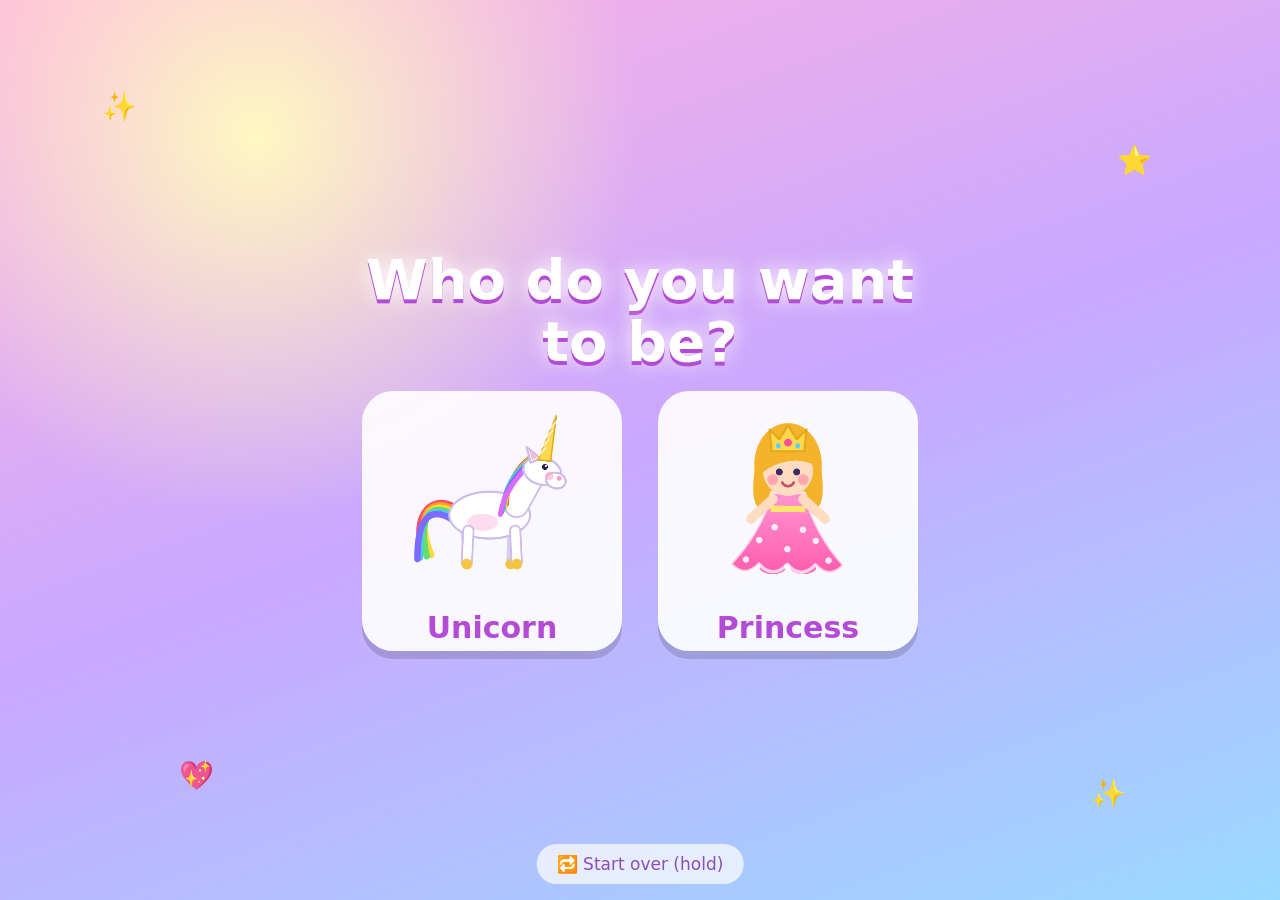
<file: index.html>
<!doctype html>
<html lang="en">
<head>
<meta charset="utf-8">
<meta name="viewport" content="width=device-width,initial-scale=1,maximum-scale=1,user-scalable=no,viewport-fit=cover">
<meta name="apple-mobile-web-app-capable" content="yes">
<meta name="mobile-web-app-capable" content="yes">
<meta name="apple-mobile-web-app-title" content="Magic Land">
<meta name="apple-mobile-web-app-status-bar-style" content="black-translucent">
<meta name="theme-color" content="#8fe388">
<link rel="manifest" href="manifest.json">
<link rel="apple-touch-icon" href="icon-180.png">
<title>Magic Land</title>
<link rel="stylesheet" href="css/style.css">
</head>
<body>
<canvas id="c"></canvas>

<div id="hud" hidden>
  <div id="score"><span id="stars">⭐ 0</span><span id="pals">🐾 0</span></div>
  <div id="tools">
    <button class="rb" id="dressBtn" aria-label="Dress up">👗</button>
    <button class="rb" id="menuBtn" aria-label="Toy box">🎒</button>
    <button class="rb sndbtn" id="snd" aria-label="Sound on or off">🔊</button>
    <button class="rb" id="swap" aria-label="Change character">🔄</button>
  </div>
  <div id="quest"><span id="qi">🌸</span><span id="qd"></span></div>
  <button id="learnBtn" aria-label="Learn and play"><span>🎮</span></button>
  <button id="magic" aria-label="Magic"><span id="magicIcon">🌈</span></button>
</div>
<div id="paintPill" hidden>🎨 ✖</div>
<div id="gbar" hidden><button id="gstop" aria-label="Stop">✖</button><span id="ginfo"></span></div>
<div id="bignum"></div>
<div id="build" hidden></div>
<div id="menu" class="sheet" hidden><div class="mcard"><button id="menuX">✖</button><div class="grid">
  <button data-m="paint" id="mPaint">🎨</button><button data-m="build">🏡</button><button data-m="shower">🌠</button>
  <button data-m="seek">🙈</button><button data-m="race">🏁</button><button data-m="learn">📚</button>
  <button data-m="pets">🐾</button><button data-m="night" id="mNight">🌙</button><button data-m="clean">🧽</button>
</div></div></div>
<div id="modal" class="sheet" hidden><div class="mcard"><div id="mbox"></div></div></div>
<div id="toast"></div>
<div id="dress" hidden><div id="dtabs"></div><div id="ditems"></div></div>

<div id="pick">
  <span class="twinkle" style="left:8%;top:10%">✨</span><span class="twinkle" style="right:10%;top:16%;animation-delay:-1s">⭐</span>
  <span class="twinkle" style="left:14%;bottom:12%;animation-delay:-.5s">💖</span><span class="twinkle" style="right:12%;bottom:10%;animation-delay:-1.7s">✨</span>
  <h1>Who do you want<br>to be?</h1>
  <div id="cards">
    <button class="card" data-c="unicorn"><canvas class="big" id="pu" width="440" height="440"></canvas><span class="nm">Unicorn</span></button>
    <button class="card" data-c="princess"><canvas class="big" id="pp" width="440" height="440"></canvas><span class="nm">Princess</span></button>
  </div>
  <button id="reset"><i></i><span>🔁 Start over (hold)</span></button>
</div>

<canvas id="gcv" hidden></canvas>
<div id="gtop" hidden>
  <button id="gexit" aria-label="Back">✖</button>
  <div id="gmid"><span id="gtitle"></span><span id="gdots"></span></div>
  <canvas id="ghost" aria-hidden="true"></canvas>
  <div id="gright"><button id="gsay" aria-label="Say it again">💬</button><button id="gmute" class="sndbtn" aria-label="Sound on or off">🔊</button></div>
</div>
<div id="gcap"></div>
<div id="gwin" hidden><div class="wbox">
  <div class="wstars"></div><div class="wnew">New sticker!</div><div class="wsticker"></div>
  <div class="wbtns"><button id="gagain">▶</button><button id="ghome">🏠</button></div>
</div></div>
<div id="hub" hidden>
  <div class="hubbar"><button id="hubX" aria-label="Close">✖</button><div class="hubtitle">Learn &amp; Play</div><div id="hubStars">⭐ 0</div><button id="hubMute" class="sndbtn" aria-label="Sound on or off">🔊</button></div>
  <div id="hubBody"></div>
</div>

<script src="js/phrases.js"></script>
<script src="js/voice.js"></script>
<script src="js/world.js"></script>
<script src="js/engine.js"></script>
<script src="js/host.js"></script>
<script src="js/hub.js"></script>
<script src="js/games/shapes.js"></script>
<script src="js/games/numbers.js"></script>
<script src="js/games/clinic.js"></script>
<script src="js/art-lib.js"></script>
<script src="js/colour.js"></script>
<script src="js/debug.js"></script>
<script>Voice.init();</script>
</body>
</html>
</file>
<file: css/style.css>
*{box-sizing:border-box;-webkit-tap-highlight-color:transparent;-webkit-touch-callout:none;-webkit-user-select:none;user-select:none}
  html,body{margin:0;height:100%;overflow:hidden;background:#8fe388;touch-action:none;overscroll-behavior:none;font-family:"Chalkboard SE","Comic Sans MS","Marker Felt",system-ui,sans-serif}
  #c{position:fixed;left:0;top:0;width:100%;height:100%;display:block;touch-action:none}
  button{font:inherit;border:0;cursor:pointer;touch-action:manipulation}

  #hud{position:fixed;inset:0;pointer-events:none;padding:env(safe-area-inset-top) env(safe-area-inset-right) env(safe-area-inset-bottom) env(safe-area-inset-left)}
  #hud[hidden]{display:none}
  #score{position:absolute;top:calc(env(safe-area-inset-top) + 12px);left:calc(env(safe-area-inset-left) + 12px);display:flex;gap:6px}
  #score span{background:rgba(255,255,255,.85);border-radius:999px;padding:4px 11px;font-size:20px;font-weight:700;color:#7a3a9a;box-shadow:0 3px 0 rgba(0,0,0,.12)}
  #tools{position:absolute;top:calc(env(safe-area-inset-top) + 12px);right:calc(env(safe-area-inset-right) + 12px);display:flex;gap:6px}
  .rb{pointer-events:auto;width:44px;height:44px;border-radius:50%;background:rgba(255,255,255,.85);font-size:22px;box-shadow:0 3px 0 rgba(0,0,0,.12);padding:0}
  .rb:active{transform:scale(.9)}
  #magic{pointer-events:auto;position:absolute;right:calc(env(safe-area-inset-right) + 18px);bottom:calc(env(safe-area-inset-bottom) + 22px);width:104px;height:104px;border-radius:50%;font-size:54px;padding:0;
    --p:360deg;background:conic-gradient(#ff6fb5 var(--p),rgba(255,255,255,.55) 0);box-shadow:0 5px 0 rgba(0,0,0,.18),0 0 24px rgba(255,255,255,.8);display:grid;place-items:center}
  #magic span{width:88px;height:88px;border-radius:50%;background:linear-gradient(#fff,#ffe3f3);display:grid;place-items:center}
  #magic.ready{animation:pulse 1.4s infinite}
  #magic:active{transform:scale(.92)}
  @keyframes pulse{50%{transform:scale(1.07)}}

  #stars{pointer-events:auto}
  #dress{position:fixed;left:0;right:0;bottom:0;background:rgba(255,255,255,.93);border-radius:28px 28px 0 0;padding:12px 12px calc(env(safe-area-inset-bottom) + 14px);box-shadow:0 -6px 20px rgba(120,60,170,.28);z-index:4;display:flex;flex-direction:column;gap:12px;align-items:center}
  #dress[hidden]{display:none}
  #dtabs,#ditems{display:flex;gap:9px;flex-wrap:wrap;justify-content:center}
  .tab{width:50px;height:50px;border-radius:50%;background:#f3e6ff;font-size:25px;padding:0;box-shadow:0 3px 0 rgba(0,0,0,.1)}
  .tab.on{background:#ff6fb5;box-shadow:0 0 0 4px #ffc2e2}
  .tab.done{background:#5ee06a;margin-left:4px;font-size:26px}
  .opt{width:62px;height:62px;border-radius:50%;border:4px solid #fff;box-shadow:0 0 0 2px #d9c2f0;font-size:32px;padding:0;background:#fff;transition:transform .15s}
  .opt.on{box-shadow:0 0 0 5px #ff6fb5;transform:scale(1.12)}
  @media (orientation:landscape) and (max-height:520px){
    #dress{left:auto;top:0;width:min(46vw,320px);border-radius:28px 0 0 28px;justify-content:center;padding-right:calc(env(safe-area-inset-right) + 12px)}
  }
  #toast{position:fixed;left:50%;top:22%;transform:translate(-50%,-20px) scale(.8);opacity:0;pointer-events:none;background:rgba(255,255,255,.93);color:#c2358f;font-size:30px;font-weight:700;padding:12px 26px;border-radius:999px;box-shadow:0 6px 0 rgba(0,0,0,.12);transition:all .35s cubic-bezier(.3,1.6,.5,1);white-space:nowrap;text-align:center}
  #toast.on{opacity:1;transform:translate(-50%,0) scale(1)}

  #pick{position:fixed;inset:0;display:flex;flex-direction:column;align-items:center;justify-content:center;gap:2vmin;
    background:radial-gradient(circle at 20% 15%,#fff7c2 0,transparent 30%),linear-gradient(160deg,#ffb3e1,#c9a8ff 50%,#9ad9ff);padding:16px;z-index:5}
  #pick[hidden]{display:none}
  #pick h1{margin:0;color:#fff;font-size:min(9vw,56px);text-shadow:0 4px 0 #b44bd6,0 0 20px #fff;text-align:center;line-height:1.1}
  #cards{display:flex;gap:4vmin;flex-wrap:wrap;justify-content:center}
  .card{width:min(40vw,38vh,260px);aspect-ratio:1;border-radius:12%;background:rgba(255,255,255,.9);box-shadow:0 8px 0 rgba(0,0,0,.15);display:grid;place-items:center;align-content:center;padding:0;animation:bob 2.2s ease-in-out infinite}
  .card:nth-child(2){animation-delay:-1.1s}
  .card:active{transform:scale(.93)}
  .card canvas.big{position:static;width:80%;height:auto;aspect-ratio:1}
  .card .nm{font-size:min(6vw,30px);font-weight:700;color:#b44bd6;margin-top:6px}
  @keyframes bob{50%{transform:translateY(-10px) rotate(2deg)}}
  .twinkle{position:absolute;font-size:28px;animation:tw 2.5s infinite;pointer-events:none}
  @keyframes tw{50%{transform:scale(1.6) rotate(25deg);opacity:.3}}

  #quest{pointer-events:auto;position:absolute;top:calc(env(safe-area-inset-top) + 66px);left:50%;transform:translateX(-50%);display:flex;align-items:center;gap:10px;background:rgba(255,255,255,.88);border-radius:999px;padding:4px 16px 4px 10px;box-shadow:0 3px 0 rgba(0,0,0,.12);color:#b44bd6;white-space:nowrap}
  #quest #qi{font-size:30px}
  #quest #qd{font-size:22px;letter-spacing:3px}
  #quest.done{background:#fff3a8;animation:pulse .6s 3}
  #paintPill{pointer-events:auto;position:absolute;left:calc(env(safe-area-inset-left) + 14px);bottom:calc(env(safe-area-inset-bottom) + 28px);background:#fff;border-radius:999px;font-size:26px;padding:8px 16px;box-shadow:0 4px 0 rgba(0,0,0,.15);color:#c2358f}
  #paintPill[hidden],#gbar[hidden],#build[hidden],#menu[hidden],#modal[hidden],#quest[hidden]{display:none}
  #gbar{position:fixed;top:calc(env(safe-area-inset-top) + 12px);left:calc(env(safe-area-inset-left) + 12px);display:flex;gap:8px;align-items:center;z-index:3}
  #gbar button{width:48px;height:48px;border-radius:50%;background:#fff;font-size:24px;padding:0;box-shadow:0 3px 0 rgba(0,0,0,.15)}
  #ginfo{background:rgba(255,255,255,.88);border-radius:999px;padding:6px 14px;font-size:22px;font-weight:700;color:#7a3a9a}
  #ginfo:empty{display:none}
  #bignum{position:fixed;inset:0;display:grid;place-items:center;pointer-events:none;font-size:min(34vw,200px);font-weight:900;color:#fff;text-shadow:0 8px 0 #b44bd6,0 0 40px #ff6fb5;z-index:3}
  #bignum.pop{animation:bn .9s ease-out}
  @keyframes bn{0%{transform:scale(.3);opacity:0}30%{transform:scale(1.15);opacity:1}100%{transform:scale(1);opacity:.9}}
  .sheet{position:fixed;inset:0;background:rgba(60,20,90,.5);display:grid;place-items:center;z-index:6;padding:12px}
  .mcard{background:#fff;border-radius:32px;padding:18px;box-shadow:0 10px 0 rgba(0,0,0,.18);max-width:94vw;position:relative}
  #menu .grid{display:grid;grid-template-columns:repeat(3,min(26vw,104px));gap:12px}
  #menu .grid button{aspect-ratio:1;border-radius:26px;background:#f3e6ff;font-size:min(13vw,52px);padding:0;box-shadow:0 5px 0 rgba(0,0,0,.12)}
  #menu .grid button.on{background:#ff9ed2}
  #menu .grid button:active{transform:scale(.93)}
  #menuX{position:absolute;top:-14px;right:-8px;width:46px;height:46px;border-radius:50%;background:#ff6fb5;color:#fff;font-size:22px;padding:0}
  #mbox{position:relative;display:flex;flex-direction:column;align-items:center;gap:14px;min-width:min(86vw,420px);overflow:hidden}
  .mbar{display:flex;align-items:center;justify-content:space-between;width:100%;gap:8px}
  .mdots{font-size:24px;letter-spacing:2px;flex:1}
  .mx{width:46px;height:46px;border-radius:50%;background:#f3e6ff;font-size:20px;padding:0;color:#7a3a9a}
  .pname{flex:1;text-align:center;font-size:28px;font-weight:700;color:#b44bd6}
  .mprompt{font-size:min(16vw,70px);min-height:90px;display:grid;place-items:center;text-align:center;line-height:1.1}
  .mprompt.wrap{font-size:min(11vw,52px);word-break:break-all}
  .mprompt.letter{font-size:min(30vw,130px);color:#7a3a9a;font-weight:800}
  .mspeak{width:60px;height:60px;border-radius:50%;background:#e1f5ff;font-size:30px;padding:0}
  .mopts{display:flex;gap:12px;justify-content:center;flex-wrap:wrap}
  .mopt{width:min(24vw,104px);height:min(24vw,104px);border-radius:26px;background:#f3e6ff;font-size:min(13vw,56px);font-weight:800;color:#7a3a9a;padding:0;display:grid;place-items:center;box-shadow:0 5px 0 rgba(0,0,0,.12);transition:transform .15s}
  .mopt.round{border-radius:50%;border:5px solid #fff;box-shadow:0 0 0 2px #d9c2f0}
  .mopt .shp{width:70%;height:70%;display:block}
  .mopt.good{background:#b9f5c8;transform:scale(1.12)}
  .mopt.bad{animation:shake .4s}
  @keyframes shake{25%{transform:translateX(-10px)}75%{transform:translateX(10px)}}
  .pbig{font-size:min(34vw,150px);line-height:1;animation:bob 2s ease-in-out infinite}
  .pbig.wig{animation:wig .6s}
  @keyframes wig{20%{transform:rotate(-12deg) scale(1.15)}50%{transform:rotate(12deg) scale(1.15)}80%{transform:rotate(-6deg)}}
  .phearts{font-size:32px;letter-spacing:4px}
  .fx{position:absolute;bottom:40%;font-size:34px;pointer-events:none;animation:fxup 1.3s ease-out forwards}
  @keyframes fxup{to{transform:translateY(-160px) scale(1.4);opacity:0}}
  #build{position:fixed;left:0;right:0;bottom:0;background:rgba(255,255,255,.93);border-radius:28px 28px 0 0;padding:12px 10px calc(env(safe-area-inset-bottom) + 12px);box-shadow:0 -6px 20px rgba(120,60,170,.28);z-index:4}
  .brow{display:flex;flex-wrap:wrap;gap:8px;justify-content:center;align-items:center}
  .opt.sm{width:50px;height:50px;font-size:26px}
  #reset{position:absolute;bottom:calc(env(safe-area-inset-bottom) + 16px);left:50%;transform:translateX(-50%);background:rgba(255,255,255,.7);color:#8a4fb8;border-radius:999px;font-size:17px;padding:10px 20px;overflow:hidden;white-space:nowrap}
  #reset i{position:absolute;left:0;top:0;bottom:0;width:0;background:rgba(255,111,181,.55);transition:width 0s}
  #reset.hold i{width:100%;transition:width 1.8s linear}
  #reset span{position:relative}

  /* ---- Learn & Play ---- */
  #learnBtn{pointer-events:auto;position:absolute;left:calc(env(safe-area-inset-left) + 18px);bottom:calc(env(safe-area-inset-bottom) + 22px);width:96px;height:96px;border-radius:50%;padding:0;
    background:linear-gradient(145deg,#4cc9f0,#7b6cff);box-shadow:0 5px 0 rgba(0,0,0,.18),0 0 24px rgba(255,255,255,.8);display:grid;place-items:center;animation:pulse 1.8s infinite}
  #learnBtn span{font-size:50px;line-height:1}
  #paintPill{bottom:calc(env(safe-area-inset-bottom) + 130px)}
  #gcv{position:fixed;left:0;top:0;width:100%;height:100%;display:block;touch-action:none;z-index:7}
  #gcv[hidden],#gtop[hidden],#gwin[hidden],#hub[hidden]{display:none}
  #gtop{position:fixed;left:0;right:0;top:0;z-index:8;display:flex;align-items:center;justify-content:space-between;padding:calc(env(safe-area-inset-top) + 10px) calc(env(safe-area-inset-right) + 12px) 0 calc(env(safe-area-inset-left) + 12px);pointer-events:none}
  #gtop button{pointer-events:auto;width:52px;height:52px;border-radius:50%;background:#fff;font-size:26px;padding:0;box-shadow:0 4px 0 rgba(0,0,0,.15)}
  #gright{display:flex;gap:10px;pointer-events:auto}
  #ghost{width:60px;height:60px;flex:none;filter:drop-shadow(0 3px 0 rgba(0,0,0,.12))}
  canvas.ticon{display:block;margin:0 auto 2px;filter:drop-shadow(0 3px 0 rgba(0,0,0,.14))}
  #gmid{display:flex;flex-direction:column;align-items:center;gap:2px;background:rgba(255,255,255,.85);border-radius:20px;padding:4px 14px;color:#7a3a9a;font-weight:700}
  #gtitle{font-size:20px}#gdots{font-size:18px;letter-spacing:2px;min-height:22px}
  #gwin{position:fixed;inset:0;z-index:9;background:rgba(60,20,90,.45);display:grid;place-items:center}
  .wbox{background:#fff;border-radius:36px;padding:26px 34px;text-align:center;box-shadow:0 10px 0 rgba(0,0,0,.18);animation:pop .5s cubic-bezier(.3,1.6,.5,1)}
  @keyframes pop{from{transform:scale(.4);opacity:0}}
  .wstars{font-size:54px;letter-spacing:4px}
  .wnew{font-size:26px;font-weight:800;color:#c2358f;margin-top:6px}
  .wsticker{font-size:110px;line-height:1.1;animation:bob 1.6s ease-in-out infinite}
  .wbtns{display:flex;gap:18px;justify-content:center;margin-top:14px}
  .wbtns button{width:84px;height:84px;border-radius:50%;font-size:40px;padding:0;background:#5ee06a;box-shadow:0 5px 0 rgba(0,0,0,.18)}
  .wbtns button#ghome{background:#ffb3d9}
  #hub{position:fixed;inset:0;z-index:7;overflow-y:auto;-webkit-overflow-scrolling:touch;touch-action:pan-y;background:linear-gradient(160deg,#ffd6f0,#d8c4ff 50%,#b8e6ff);padding:calc(env(safe-area-inset-top) + 10px) 14px calc(env(safe-area-inset-bottom) + 24px)}
  .hubbar{display:flex;align-items:center;justify-content:space-between;gap:10px;margin-bottom:10px}
  .hubbar button{width:52px;height:52px;border-radius:50%;background:#fff;font-size:24px;padding:0;box-shadow:0 4px 0 rgba(0,0,0,.15)}
  .hubtitle{font-size:28px;font-weight:800;color:#fff;text-shadow:0 3px 0 #b44bd6}
  #hubStars{background:#fff;border-radius:999px;padding:6px 14px;font-size:20px;font-weight:700;color:#7a3a9a}
  .hsec{font-size:24px;font-weight:800;color:#7a3a9a;margin:16px 4px 8px}
  .hgrid,.sgrid{display:grid;grid-template-columns:repeat(auto-fill,minmax(104px,1fr));gap:12px}
  .tile{aspect-ratio:1;border-radius:26px;display:flex;flex-direction:column;align-items:center;justify-content:center;gap:2px;padding:6px;color:#fff;box-shadow:0 6px 0 rgba(0,0,0,.16);font-weight:800}
  .tile:active{transform:scale(.94)}
  .tile.book{aspect-ratio:auto;flex-direction:row;gap:12px;background:linear-gradient(145deg,#ffd86b,#ff9f4d);width:100%;padding:12px 18px;margin-bottom:4px}
  .ticon{font-size:46px;line-height:1}.tile.book .ticon{font-size:38px}
  .tname{font-size:15px;text-shadow:0 2px 0 rgba(0,0,0,.2);text-align:center;line-height:1.1}
  .tlv{font-size:12px;letter-spacing:2px;opacity:.9}
  .stk{aspect-ratio:1;border-radius:22px;background:rgba(255,255,255,.45);display:grid;place-items:center;font-size:48px;filter:grayscale(1);opacity:.55}
  .stk.got{background:#fff;filter:none;opacity:1;box-shadow:0 5px 0 rgba(0,0,0,.12)}

  /* ---- Colouring ---- */
  #art{position:fixed;inset:0;z-index:7;display:flex;flex-direction:column;background:linear-gradient(160deg,#fff0f8,#e8dcff);touch-action:none}
  #art[hidden],#apick[hidden],#awheel[hidden]{display:none}
  #atop{display:flex;align-items:center;gap:8px;padding:calc(env(safe-area-inset-top) + 8px) 10px 6px}
  #atop button{width:46px;height:46px;border-radius:50%;background:#fff;font-size:22px;padding:0;box-shadow:0 3px 0 rgba(0,0,0,.14);flex:none}
  #atop button[hidden]{display:none}
  #amid{display:flex;gap:7px;flex:1;justify-content:flex-end;flex-wrap:wrap}
  #astage{flex:1;min-height:0;display:grid;place-items:center}
  #awrap{position:relative;box-shadow:0 6px 18px rgba(80,40,140,.25);border-radius:10px;overflow:hidden;background:#fff;touch-action:none}
  #awrap canvas{position:absolute;left:0;top:0;width:100%;height:100%}
  #aline{pointer-events:none}
  #atray{padding:8px 10px calc(env(safe-area-inset-bottom) + 10px);background:rgba(255,255,255,.85);border-radius:22px 22px 0 0;box-shadow:0 -4px 14px rgba(80,40,140,.2);display:flex;flex-direction:column;gap:8px}
  #atools,#acolors{display:flex;flex-wrap:wrap;gap:7px;justify-content:center;align-items:center}
  .tb{width:44px;height:44px;border-radius:14px;background:#f3e6ff;font-size:22px;padding:0}
  .tb.on{background:#ff9ed2;box-shadow:0 0 0 3px #ffd0e8}
  .sz{width:40px;height:40px;border-radius:50%;background:#f3e6ff;padding:0;display:grid;place-items:center}
  .sz i{display:block;border-radius:50%;background:#6a4a9a}
  .sz.on{background:#ff9ed2}
  .sw{width:34px;height:34px;border-radius:50%;padding:0;border:3px solid #fff;box-shadow:0 0 0 1.5px #cbb8e8}
  .sw.on{box-shadow:0 0 0 4px #ff6fb5;transform:scale(1.12)}
  .sw.wheel{background:conic-gradient(#f44,#fa0,#ee4,#4d4,#4cf,#85f,#f4c,#f44);font-size:16px;color:#fff;text-shadow:0 1px 2px #000}
  #atoast{position:absolute;left:50%;top:70px;transform:translateX(-50%);background:#fff;border-radius:999px;padding:8px 18px;font-weight:800;color:#b44bd6;box-shadow:0 4px 0 rgba(0,0,0,.12);opacity:0;pointer-events:none;transition:opacity .25s;white-space:nowrap}
  #atoast.on{opacity:1}
  .asheet{position:fixed;inset:0;z-index:9;background:rgba(60,20,90,.5);display:grid;place-items:center;padding:12px}
  .acard{background:#fff;border-radius:30px;padding:16px;max-width:96vw;max-height:94vh;overflow-y:auto;box-shadow:0 10px 0 rgba(0,0,0,.18);display:flex;flex-direction:column;gap:12px;align-items:center;min-width:min(92vw,440px)}
  .abar{display:flex;align-items:center;gap:10px;width:100%}
  .atitle{flex:1;text-align:center;font-size:24px;font-weight:800;color:#b44bd6}
  .acats{display:flex;flex-wrap:wrap;gap:8px;justify-content:center}
  .acat{width:54px;height:54px;border-radius:16px;background:#f3e6ff;font-size:30px;padding:0}
  .acat.on{background:#ff9ed2;box-shadow:0 0 0 3px #ffd0e8}
  .athumbs{display:grid;grid-template-columns:repeat(auto-fill,minmax(130px,1fr));gap:10px;width:100%}
  .athumb{background:#fff;border-radius:18px;padding:6px;box-shadow:0 4px 0 rgba(0,0,0,.14),inset 0 0 0 2px #e6d6ff;display:flex;flex-direction:column;align-items:center;gap:2px;font-weight:700;color:#7a3a9a}
  .athumb canvas{width:100%;height:auto;aspect-ratio:1;border-radius:12px;background:#fff}
  .athumb:active{transform:scale(.96)}
  .asurprise{background:#5ee06a;color:#fff;font-size:20px;font-weight:800;border-radius:999px;padding:12px 26px}
  .wcard{align-items:center}
  #wheelcv{touch-action:none;border-radius:50%;box-shadow:0 0 0 6px #f3e6ff}
  .wrow{display:flex;gap:14px;align-items:center;width:100%}
  .wprev{width:56px;height:56px;border-radius:50%;box-shadow:0 0 0 4px #fff,0 0 0 6px #cbb8e8;flex:none}
  .wslide{flex:1;height:30px;border-radius:15px;-webkit-appearance:none;appearance:none;outline:none}
  .wslide::-webkit-slider-thumb{-webkit-appearance:none;width:34px;height:34px;border-radius:50%;background:#fff;box-shadow:0 0 0 3px #7a3a9a}
  .wslide::-moz-range-thumb{width:34px;height:34px;border-radius:50%;background:#fff;border:3px solid #7a3a9a}
  .wbtns2{display:flex;gap:18px}
  .wbtns2 button{width:72px;height:72px;border-radius:50%;font-size:34px;padding:0;box-shadow:0 5px 0 rgba(0,0,0,.18)}
  .wyes{background:#5ee06a}.wno{background:#ffb3d9}

  #gcap{position:fixed;left:50%;top:calc(env(safe-area-inset-top) + 74px);transform:translate(-50%,-10px);max-width:min(92vw,520px);z-index:8;background:#fff;color:#b44bd6;font-size:24px;font-weight:800;text-align:center;line-height:1.2;
    padding:10px 20px;border-radius:24px;box-shadow:0 5px 0 rgba(0,0,0,.16);opacity:0;pointer-events:none;transition:all .3s}
  #gcap.on{opacity:1;transform:translate(-50%,0);pointer-events:auto}
  #hub #gcap{z-index:9}

  .acard,#mbox{touch-action:pan-y}
</file>
